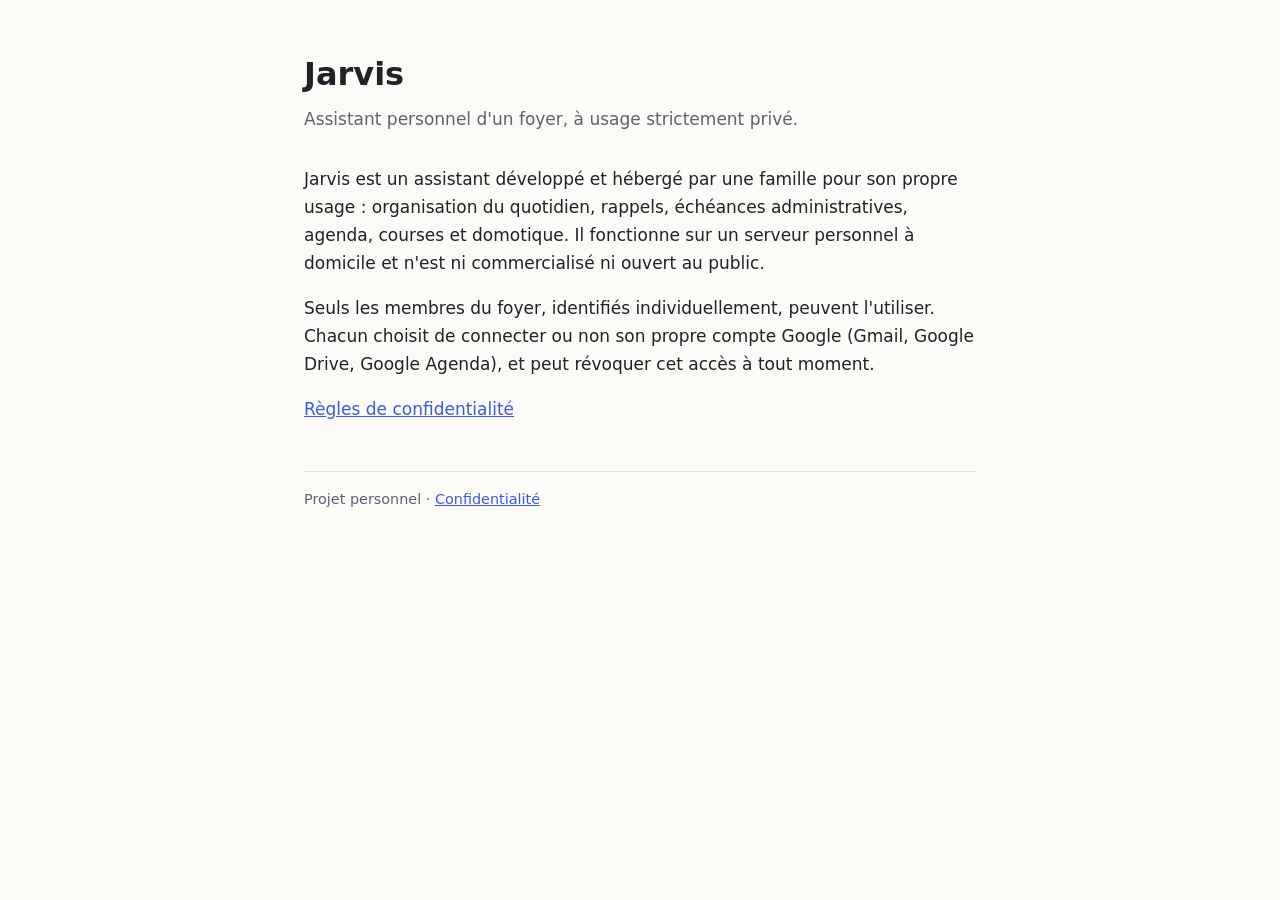
<file: index.html>
<!doctype html>
<html lang="fr">
<head>
<meta charset="utf-8"><meta name="viewport" content="width=device-width, initial-scale=1">
<title>Jarvis — assistant familial</title>
<link rel="stylesheet" href="style.css">
</head>
<body><main>
<h1>Jarvis</h1>
<p class="sub">Assistant personnel d'un foyer, à usage strictement privé.</p>

<p>Jarvis est un assistant développé et hébergé par une famille pour son propre usage :
organisation du quotidien, rappels, échéances administratives, agenda, courses et domotique.
Il fonctionne sur un serveur personnel à domicile et n'est ni commercialisé ni ouvert au public.</p>

<p>Seuls les membres du foyer, identifiés individuellement, peuvent l'utiliser.
Chacun choisit de connecter ou non son propre compte Google (Gmail, Google Drive, Google Agenda),
et peut révoquer cet accès à tout moment.</p>

<p><a href="confidentialite.html">Règles de confidentialité</a></p>

<footer>Projet personnel · <a href="confidentialite.html">Confidentialité</a></footer>
</main></body>
</html>
</file>
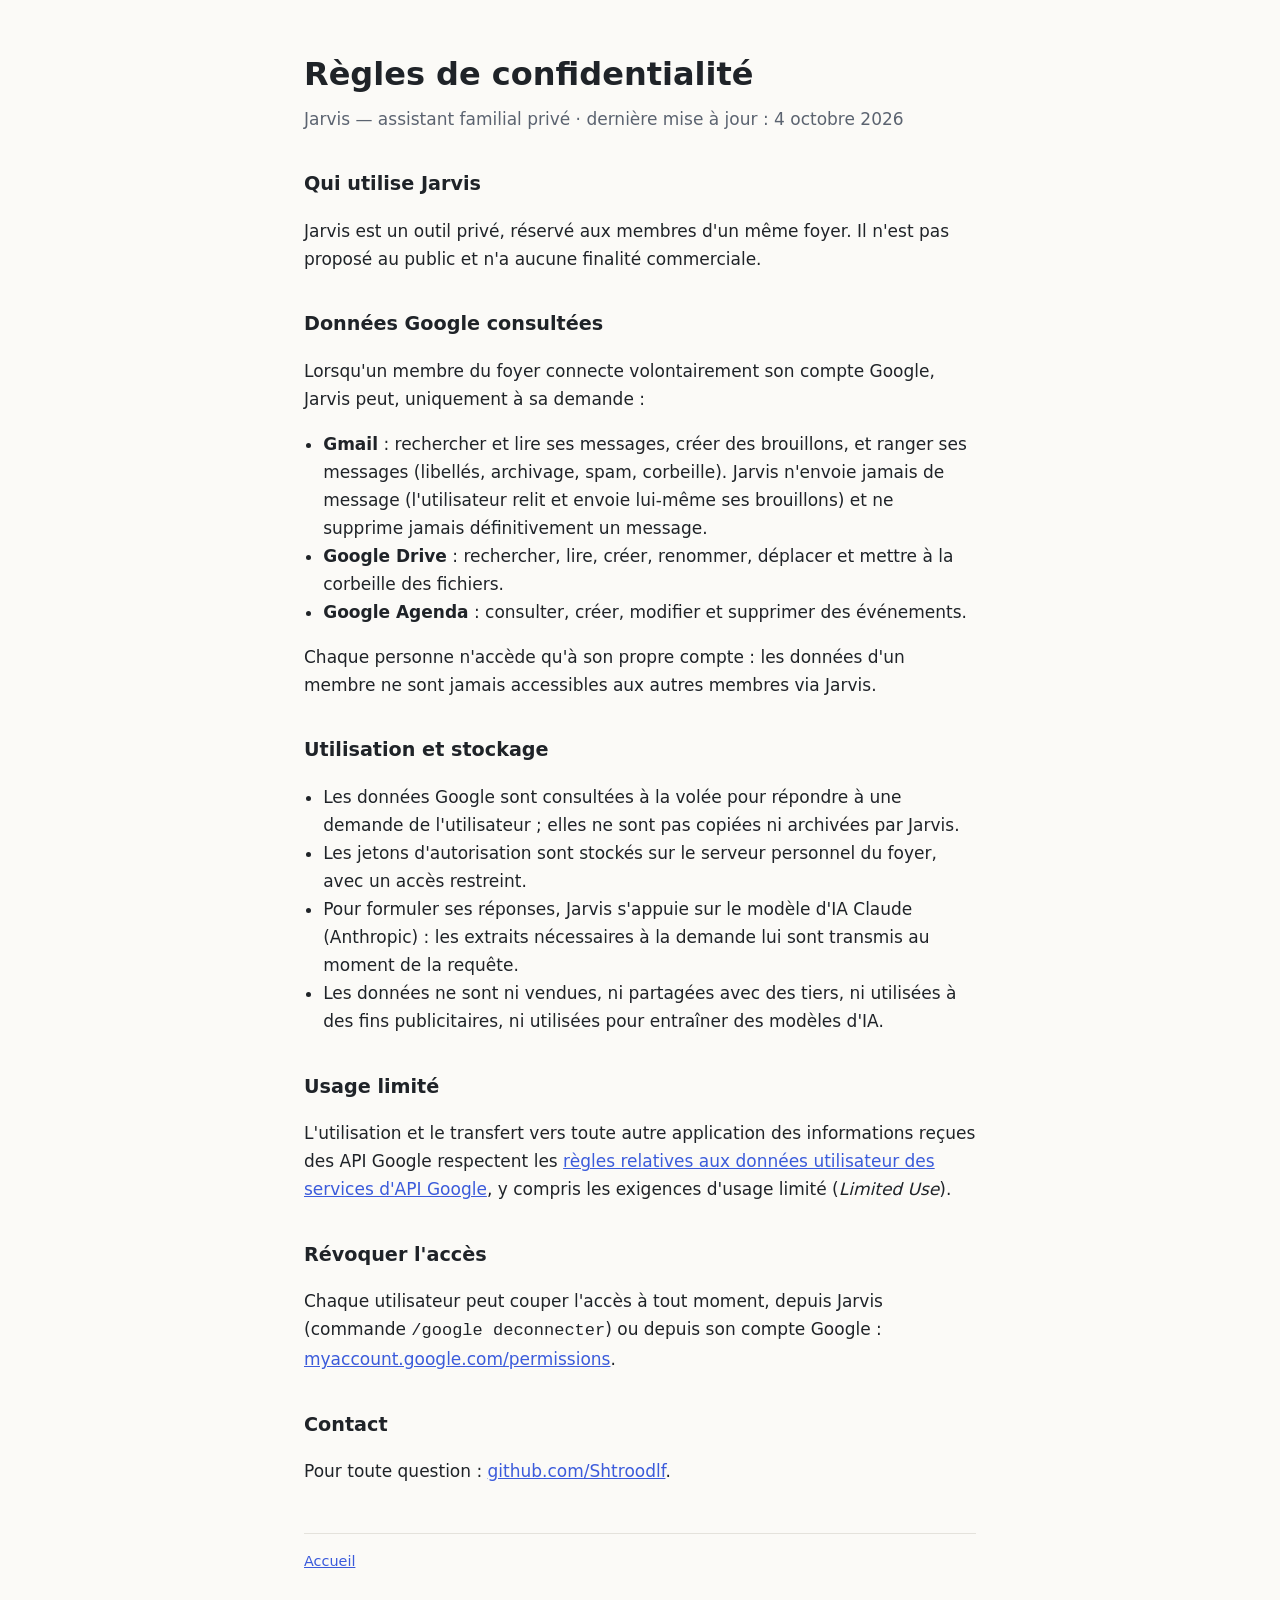
<file: confidentialite.html>
<!doctype html>
<html lang="fr">
<head>
<meta charset="utf-8"><meta name="viewport" content="width=device-width, initial-scale=1">
<title>Confidentialité — Jarvis</title>
<link rel="stylesheet" href="style.css">
</head>
<body><main>
<h1>Règles de confidentialité</h1>
<p class="sub">Jarvis — assistant familial privé · dernière mise à jour : 4 octobre 2026</p>

<h2>Qui utilise Jarvis</h2>
<p>Jarvis est un outil privé, réservé aux membres d'un même foyer. Il n'est pas proposé au public
et n'a aucune finalité commerciale.</p>

<h2>Données Google consultées</h2>
<p>Lorsqu'un membre du foyer connecte volontairement son compte Google, Jarvis peut, uniquement
à sa demande :</p>
<ul>
  <li><strong>Gmail</strong> : rechercher et lire ses messages, créer des brouillons, et ranger ses
      messages (libellés, archivage, spam, corbeille). Jarvis n'envoie jamais de message (l'utilisateur
      relit et envoie lui-même ses brouillons) et ne supprime jamais définitivement un message.</li>
  <li><strong>Google Drive</strong> : rechercher, lire, créer, renommer, déplacer et mettre à la corbeille des fichiers.</li>
  <li><strong>Google Agenda</strong> : consulter, créer, modifier et supprimer des événements.</li>
</ul>
<p>Chaque personne n'accède qu'à son propre compte : les données d'un membre ne sont jamais
accessibles aux autres membres via Jarvis.</p>

<h2>Utilisation et stockage</h2>
<ul>
  <li>Les données Google sont consultées à la volée pour répondre à une demande de l'utilisateur ;
      elles ne sont pas copiées ni archivées par Jarvis.</li>
  <li>Les jetons d'autorisation sont stockés sur le serveur personnel du foyer, avec un accès restreint.</li>
  <li>Pour formuler ses réponses, Jarvis s'appuie sur le modèle d'IA Claude (Anthropic) : les extraits
      nécessaires à la demande lui sont transmis au moment de la requête.</li>
  <li>Les données ne sont ni vendues, ni partagées avec des tiers, ni utilisées à des fins publicitaires,
      ni utilisées pour entraîner des modèles d'IA.</li>
</ul>

<h2>Usage limité</h2>
<p>L'utilisation et le transfert vers toute autre application des informations reçues des API Google
respectent les <a href="https://developers.google.com/terms/api-services-user-data-policy">règles
relatives aux données utilisateur des services d'API Google</a>, y compris les exigences d'usage limité
(<em>Limited Use</em>).</p>

<h2>Révoquer l'accès</h2>
<p>Chaque utilisateur peut couper l'accès à tout moment, depuis Jarvis (commande
<code>/google deconnecter</code>) ou depuis son compte Google :
<a href="https://myaccount.google.com/permissions">myaccount.google.com/permissions</a>.</p>

<h2>Contact</h2>
<p>Pour toute question : <a href="https://github.com/Shtroodlf">github.com/Shtroodlf</a>.</p>

<footer><a href="index.html">Accueil</a></footer>
</main></body>
</html>
</file>
<file: style.css>
:root { --bg:#fbfaf7; --fg:#1f2328; --muted:#5b6370; --accent:#3b5bdb; --line:#e4e2dc; }
@media (prefers-color-scheme: dark) { :root { --bg:#16181d; --fg:#e8e6e1; --muted:#a3a9b3; --accent:#8ca4ff; --line:#2b2f37; } }
* { box-sizing: border-box; }
body { margin:0; background:var(--bg); color:var(--fg); font:17px/1.65 system-ui, -apple-system, "Segoe UI", sans-serif; }
main { max-width: 44rem; margin: 0 auto; padding: 3rem 1rem 4rem; }
h1 { font-size: 2rem; margin: 0 0 .25rem; } h2 { font-size: 1.2rem; margin-top: 2.2rem; }
.sub { color: var(--muted); margin: 0 0 2rem; }
a { color: var(--accent); } ul { padding-left: 1.2rem; }
footer { margin-top: 3rem; padding-top: 1rem; border-top: 1px solid var(--line); color: var(--muted); font-size: .9rem; }
</file>
